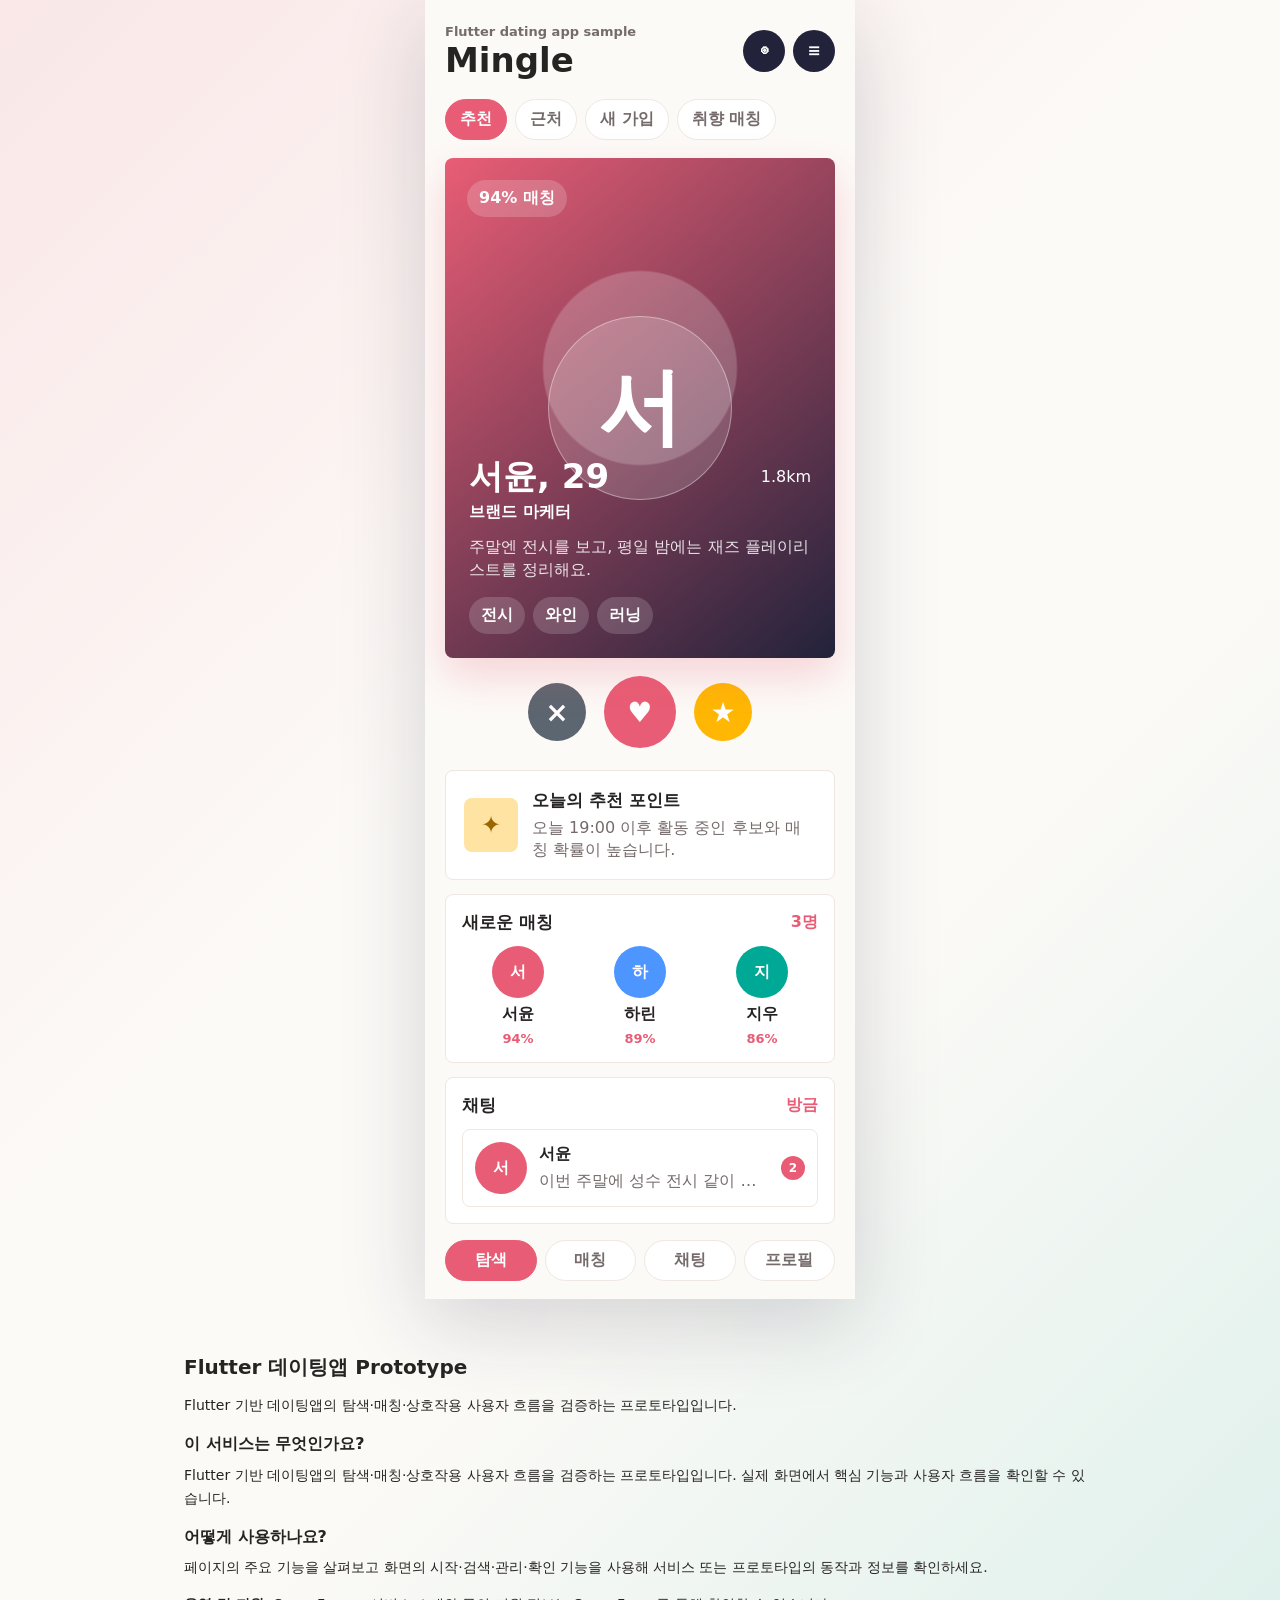
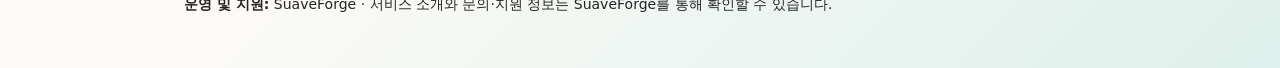
<file: index.html>
<!doctype html>
<html lang="ko">
  <head>
    <meta charset="utf-8" />
    <meta name="viewport" content="width=device-width, initial-scale=1" />
    <title>Mingle Dating App Prototype</title>
    <link rel="stylesheet" href="./styles.css" />
  
<meta name="description" content="Flutter 데이팅앱 프로토타입"/>
<link rel="canonical" href="https://programmer119.github.io/flutter-flutter-2-2-3-5/"/>
<meta property="og:title" content="Mingle Dating App Prototype"/>
<meta property="og:description" content="Flutter 데이팅앱 프로토타입"/>
<meta property="og:image" content="https://sitehub.suaveforge.com/assets/namecard-default.png"/>
<meta property="og:url" content="https://programmer119.github.io/flutter-flutter-2-2-3-5/"/>
<meta property="og:site_name" content="SuaveForge"/>
<meta name="twitter:card" content="summary_large_image"/>
<script async src="https://sitehub.suaveforge.com/analytics-loader.js" data-sitehub-project="p27"></script>
<!-- sitehub-searchops-head:begin -->
<script type="application/ld+json">{"@context":"https://schema.org","@type":"WebApplication","name":"Flutter 데이팅앱 Prototype","url":"https://programmer119.github.io/flutter-flutter-2-2-3-5/","description":"Flutter 기반 데이팅앱의 탐색·매칭·상호작용 사용자 흐름을 검증하는 프로토타입입니다.","creator":{"@type":"Organization","name":"SuaveForge","url":"https://suaveforge.com/"},"isPartOf":{"@type":"WebSite","name":"SuaveForge Portfolio","url":"https://suaveforge.com/"}}</script>
<!-- sitehub-searchops-head:end -->
</head>
  <body>
    <main class="phone-shell" aria-label="Mingle dating app prototype">
      <section class="topbar">
        <div>
          <p class="eyebrow">Flutter dating app sample</p>
          <h1>Mingle</h1>
        </div>
        <div class="top-actions">
          <button aria-label="알림">⌾</button>
          <button aria-label="필터">≡</button>
        </div>
      </section>

      <nav class="filters" aria-label="추천 필터">
        <button class="active">추천</button>
        <button>근처</button>
        <button>새 가입</button>
        <button>취향 매칭</button>
      </nav>

      <section class="profile-card">
        <div class="match-badge">94% 매칭</div>
        <div class="avatar">서</div>
        <div class="profile-copy">
          <div class="profile-heading">
            <h2>서윤, 29</h2>
            <span>1.8km</span>
          </div>
          <p class="job">브랜드 마케터</p>
          <p>
            주말엔 전시를 보고, 평일 밤에는 재즈 플레이리스트를 정리해요.
          </p>
          <div class="tags">
            <span>전시</span>
            <span>와인</span>
            <span>러닝</span>
          </div>
        </div>
      </section>

      <section class="actions" aria-label="카드 액션">
        <button class="pass" aria-label="패스">×</button>
        <button class="like" aria-label="좋아요">♥</button>
        <button class="star" aria-label="슈퍼 좋아요">★</button>
      </section>

      <section class="panel">
        <div class="panel-icon">✦</div>
        <div>
          <h3>오늘의 추천 포인트</h3>
          <p>오늘 19:00 이후 활동 중인 후보와 매칭 확률이 높습니다.</p>
        </div>
      </section>

      <section class="section">
        <div class="section-title">
          <h3>새로운 매칭</h3>
          <span>3명</span>
        </div>
        <div class="matches">
          <article>
            <div class="mini-avatar pink">서</div>
            <strong>서윤</strong>
            <span>94%</span>
          </article>
          <article>
            <div class="mini-avatar blue">하</div>
            <strong>하린</strong>
            <span>89%</span>
          </article>
          <article>
            <div class="mini-avatar green">지</div>
            <strong>지우</strong>
            <span>86%</span>
          </article>
        </div>
      </section>

      <section class="section">
        <div class="section-title">
          <h3>채팅</h3>
          <span>방금</span>
        </div>
        <article class="chat">
          <div class="mini-avatar pink">서</div>
          <div>
            <strong>서윤</strong>
            <p>이번 주말에 성수 전시 같이 볼래요?</p>
          </div>
          <span class="unread">2</span>
        </article>
      </section>

      <nav class="bottom-nav" aria-label="앱 메뉴">
        <button class="active">탐색</button>
        <button>매칭</button>
        <button>채팅</button>
        <button>프로필</button>
      </nav>
    </main>
  <!-- sitehub-searchops-content:begin -->
<section data-sitehub-searchops="p27" aria-label="서비스 정보" style="box-sizing:border-box;position:relative;z-index:1;max-width:960px;margin:32px auto;padding:20px 24px;font:14px/1.65 system-ui,-apple-system,BlinkMacSystemFont,'Segoe UI',sans-serif;color:inherit;background:transparent">
  <h2 style="font:inherit;font-size:1.25rem;font-weight:700;margin:0 0 10px">Flutter 데이팅앱 Prototype</h2>
  <p style="margin:0 0 14px">Flutter 기반 데이팅앱의 탐색·매칭·상호작용 사용자 흐름을 검증하는 프로토타입입니다.</p>
  <h3 style="font:inherit;font-size:1rem;font-weight:700;margin:14px 0 6px">이 서비스는 무엇인가요?</h3>
  <p style="margin:0 0 10px">Flutter 기반 데이팅앱의 탐색·매칭·상호작용 사용자 흐름을 검증하는 프로토타입입니다. 실제 화면에서 핵심 기능과 사용자 흐름을 확인할 수 있습니다.</p>
  <h3 style="font:inherit;font-size:1rem;font-weight:700;margin:14px 0 6px">어떻게 사용하나요?</h3>
  <p style="margin:0 0 10px">페이지의 주요 기능을 살펴보고 화면의 시작·검색·관리·확인 기능을 사용해 서비스 또는 프로토타입의 동작과 정보를 확인하세요.</p>
  <p style="margin:14px 0 0"><strong>운영 및 지원:</strong> SuaveForge · 서비스 소개와 문의·지원 정보는 SuaveForge를 통해 확인할 수 있습니다.</p>
</section>
<!-- sitehub-searchops-content:end -->
</body>
</html>
</file>
<file: styles.css>
:root {
  color-scheme: light;
  --bg: #fcfaf7;
  --ink: #262323;
  --muted: #766b6b;
  --line: #f0e6e2;
  --pink: #e85d75;
  --blue: #4d96ff;
  --green: #00a896;
  --navy: #22223b;
  --gold: #ffb703;
}

* {
  box-sizing: border-box;
}

body {
  min-height: 100vh;
  margin: 0;
  display: grid;
  place-items: center;
  background:
    linear-gradient(135deg, rgba(232, 93, 117, 0.12), transparent 42%),
    linear-gradient(315deg, rgba(0, 168, 150, 0.12), transparent 38%),
    var(--bg);
  color: var(--ink);
  font-family:
    system-ui,
    -apple-system,
    BlinkMacSystemFont,
    "Segoe UI",
    sans-serif;
}

button {
  border: 0;
  font: inherit;
  cursor: pointer;
}

.phone-shell {
  width: min(430px, 100vw);
  min-height: min(920px, 100vh);
  background: var(--bg);
  padding: 24px 20px 18px;
  position: relative;
  overflow: hidden;
  box-shadow: 0 24px 80px rgba(34, 34, 59, 0.18);
}

.topbar,
.profile-heading,
.section-title,
.chat,
.top-actions,
.actions,
.panel {
  display: flex;
  align-items: center;
}

.topbar {
  justify-content: space-between;
  gap: 16px;
}

.eyebrow {
  margin: 0 0 4px;
  color: var(--muted);
  font-size: 13px;
  font-weight: 700;
}

h1,
h2,
h3,
p {
  margin: 0;
}

h1 {
  font-size: 34px;
  line-height: 1;
  font-weight: 900;
}

.top-actions {
  gap: 8px;
}

.top-actions button {
  width: 42px;
  height: 42px;
  border-radius: 50%;
  color: white;
  background: var(--navy);
  font-weight: 900;
}

.filters {
  display: flex;
  gap: 8px;
  margin: 22px 0 18px;
  overflow-x: auto;
}

.filters button,
.bottom-nav button {
  white-space: nowrap;
  border-radius: 999px;
  padding: 9px 14px;
  background: white;
  color: var(--muted);
  border: 1px solid var(--line);
  font-weight: 800;
}

.filters .active,
.bottom-nav .active {
  background: var(--pink);
  border-color: var(--pink);
  color: white;
}

.profile-card {
  height: 500px;
  border-radius: 8px;
  position: relative;
  overflow: hidden;
  color: white;
  background:
    radial-gradient(circle at 50% 42%, rgba(255, 255, 255, 0.2) 0 96px, transparent 98px),
    linear-gradient(140deg, var(--pink), var(--navy));
  box-shadow: 0 18px 42px rgba(232, 93, 117, 0.24);
}

.match-badge {
  position: absolute;
  top: 22px;
  left: 22px;
  padding: 8px 12px;
  border-radius: 999px;
  background: rgba(255, 255, 255, 0.18);
  font-weight: 800;
}

.avatar {
  position: absolute;
  inset: 0;
  margin: auto;
  width: 184px;
  height: 184px;
  display: grid;
  place-items: center;
  border-radius: 50%;
  border: 1px solid rgba(255, 255, 255, 0.38);
  background: rgba(255, 255, 255, 0.16);
  font-size: 84px;
  font-weight: 900;
}

.profile-copy {
  position: absolute;
  left: 24px;
  right: 24px;
  bottom: 24px;
}

.profile-heading {
  justify-content: space-between;
  gap: 14px;
}

h2 {
  font-size: 34px;
  line-height: 1.05;
  font-weight: 900;
}

.job {
  margin-top: 7px;
  font-weight: 800;
}

.profile-copy > p:not(.job) {
  margin-top: 12px;
  color: rgba(255, 255, 255, 0.86);
  line-height: 1.45;
}

.tags {
  display: flex;
  flex-wrap: wrap;
  gap: 8px;
  margin-top: 16px;
}

.tags span {
  border-radius: 999px;
  padding: 8px 12px;
  background: rgba(255, 255, 255, 0.16);
  font-weight: 800;
}

.actions {
  justify-content: center;
  gap: 18px;
  margin: 18px 0 22px;
}

.actions button {
  width: 58px;
  height: 58px;
  border-radius: 50%;
  color: white;
  font-size: 28px;
  font-weight: 900;
}

.actions .like {
  width: 72px;
  height: 72px;
  background: var(--pink);
}

.pass {
  background: #5c6670;
}

.star {
  background: var(--gold);
}

.panel,
.section,
.chat {
  border: 1px solid var(--line);
  border-radius: 8px;
  background: white;
}

.panel {
  gap: 14px;
  padding: 18px;
}

.panel-icon {
  width: 54px;
  height: 54px;
  display: grid;
  place-items: center;
  flex: 0 0 auto;
  border-radius: 8px;
  background: #ffe3a3;
  color: #9a6700;
  font-size: 24px;
}

.panel h3,
.section h3 {
  font-size: 17px;
  font-weight: 900;
}

.panel p,
.chat p {
  margin-top: 5px;
  color: var(--muted);
  line-height: 1.38;
}

.section {
  margin-top: 14px;
  padding: 16px;
}

.section-title {
  justify-content: space-between;
  margin-bottom: 12px;
}

.section-title span {
  color: var(--pink);
  font-weight: 900;
}

.matches {
  display: grid;
  grid-template-columns: repeat(3, 1fr);
  gap: 10px;
}

.matches article {
  display: grid;
  justify-items: center;
  gap: 6px;
}

.matches span {
  color: var(--pink);
  font-size: 13px;
  font-weight: 800;
}

.mini-avatar {
  width: 52px;
  height: 52px;
  display: grid;
  place-items: center;
  border-radius: 50%;
  color: white;
  font-weight: 900;
}

.pink {
  background: var(--pink);
}

.blue {
  background: var(--blue);
}

.green {
  background: var(--green);
}

.chat {
  gap: 12px;
  padding: 12px;
}

.chat > div:nth-child(2) {
  min-width: 0;
  flex: 1;
}

.chat p {
  overflow: hidden;
  text-overflow: ellipsis;
  white-space: nowrap;
}

.unread {
  width: 24px;
  height: 24px;
  display: grid;
  place-items: center;
  border-radius: 50%;
  background: var(--pink);
  color: white;
  font-size: 12px;
  font-weight: 900;
}

.bottom-nav {
  display: grid;
  grid-template-columns: repeat(4, 1fr);
  gap: 8px;
  margin-top: 16px;
}

.bottom-nav button {
  padding-inline: 8px;
}

@media (max-width: 430px) {
  body {
    display: block;
  }

  .phone-shell {
    width: 100%;
    min-height: 100vh;
    box-shadow: none;
  }

  .profile-card {
    height: 480px;
  }
}
</file>
